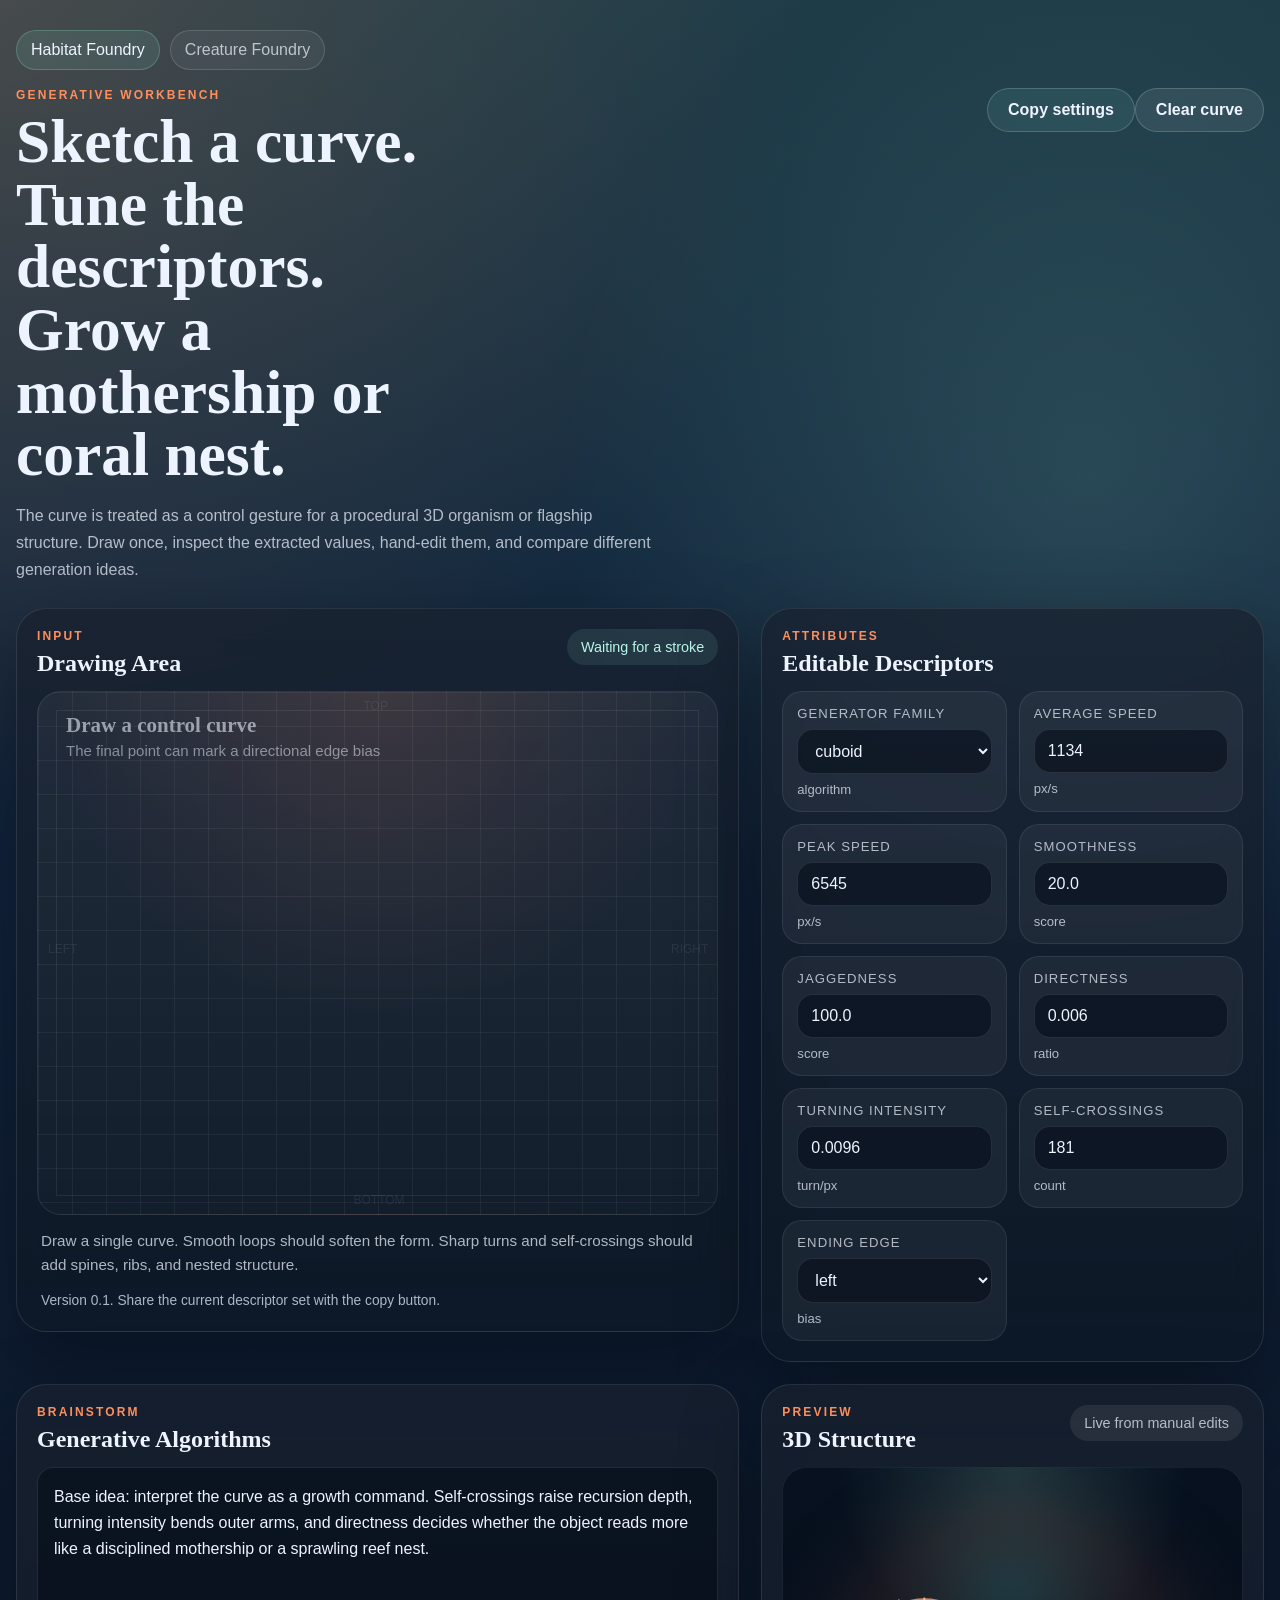
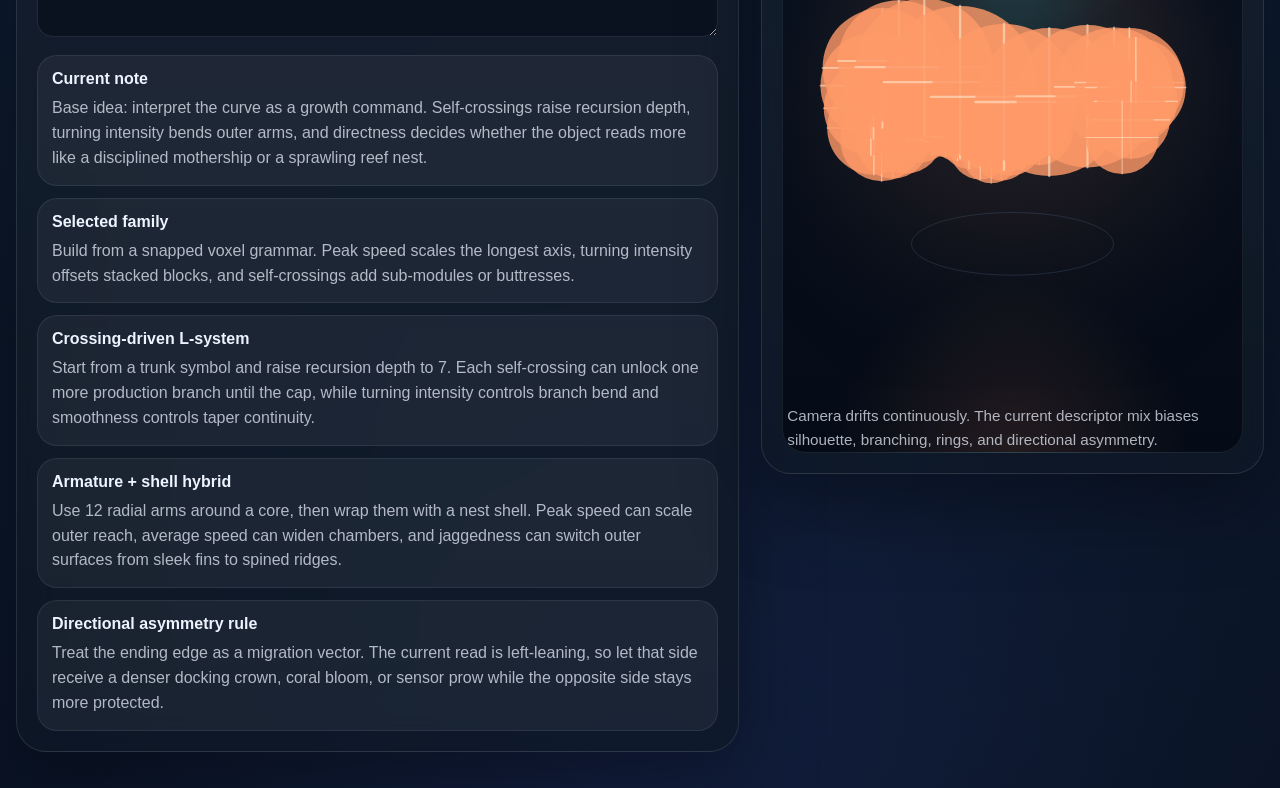
<file: index.html>
<!doctype html>
<html lang="en">
<head>
  <meta charset="utf-8">
  <meta name="viewport" content="width=device-width, initial-scale=1">
  <title>Curve Foundry</title>
  <link rel="stylesheet" href="./style.css?v=0.2.1">
</head>
<body>
  <main class="app-shell">
    <nav class="page-nav" aria-label="Project pages">
      <a class="nav-chip active" href="./index.html">Habitat Foundry</a>
      <a class="nav-chip" href="./creatures.html">Creature Foundry</a>
    </nav>
    <section class="hero">
      <div class="hero-copy">
        <p class="eyebrow">Generative Workbench</p>
        <h1>Sketch a curve. Tune the descriptors. Grow a mothership or coral nest.</h1>
        <p class="lede">
          The curve is treated as a control gesture for a procedural 3D organism or flagship structure.
          Draw once, inspect the extracted values, hand-edit them, and compare different generation ideas.
        </p>
      </div>
      <div class="hero-actions">
        <button id="shareButton" class="ghost-button secondary" type="button">Copy settings</button>
        <button id="clearButton" class="ghost-button" type="button">Clear curve</button>
      </div>
    </section>

    <section class="workspace">
      <section class="card pad-card">
        <div class="card-header">
          <div>
            <p class="section-label">Input</p>
            <h2>Drawing Area</h2>
          </div>
          <p id="padStatus" class="status-pill">Waiting for a stroke</p>
        </div>
        <div class="canvas-frame">
          <canvas id="drawSurface"></canvas>
        </div>
        <p class="helper-text">
          Draw a single curve. Smooth loops should soften the form. Sharp turns and self-crossings should add spines, ribs, and nested structure.
        </p>
        <p id="shareStatus" class="helper-text subtle">Version 0.1. Share the current descriptor set with the copy button.</p>
      </section>

      <section class="card inspector-card">
        <div class="card-header">
          <div>
            <p class="section-label">Attributes</p>
            <h2>Editable Descriptors</h2>
          </div>
        </div>
        <div id="attributeGrid" class="attribute-grid"></div>
      </section>

      <section class="card notes-card">
        <div class="card-header">
          <div>
            <p class="section-label">Brainstorm</p>
            <h2>Generative Algorithms</h2>
          </div>
        </div>
        <textarea id="brainstormInput" class="brainstorm-input" spellcheck="false">Base idea: interpret the curve as a growth command. Self-crossings raise recursion depth, turning intensity bends outer arms, and directness decides whether the object reads more like a disciplined mothership or a sprawling reef nest.</textarea>
        <div id="ideaCards" class="idea-cards"></div>
      </section>

      <section class="card preview-card">
        <div class="card-header">
          <div>
            <p class="section-label">Preview</p>
            <h2>3D Structure</h2>
          </div>
          <p id="previewMode" class="status-pill neutral">Live from curve + edits</p>
        </div>
        <div class="preview-frame">
          <div id="previewSurface" class="preview-surface"></div>
          <div class="preview-caption">
            Camera drifts continuously. The current descriptor mix biases silhouette, branching, rings, and directional asymmetry.
          </div>
        </div>
      </section>
    </section>
  </main>

  <script src="./app.js?v=0.2.1"></script>
</body>
</html>
</file>
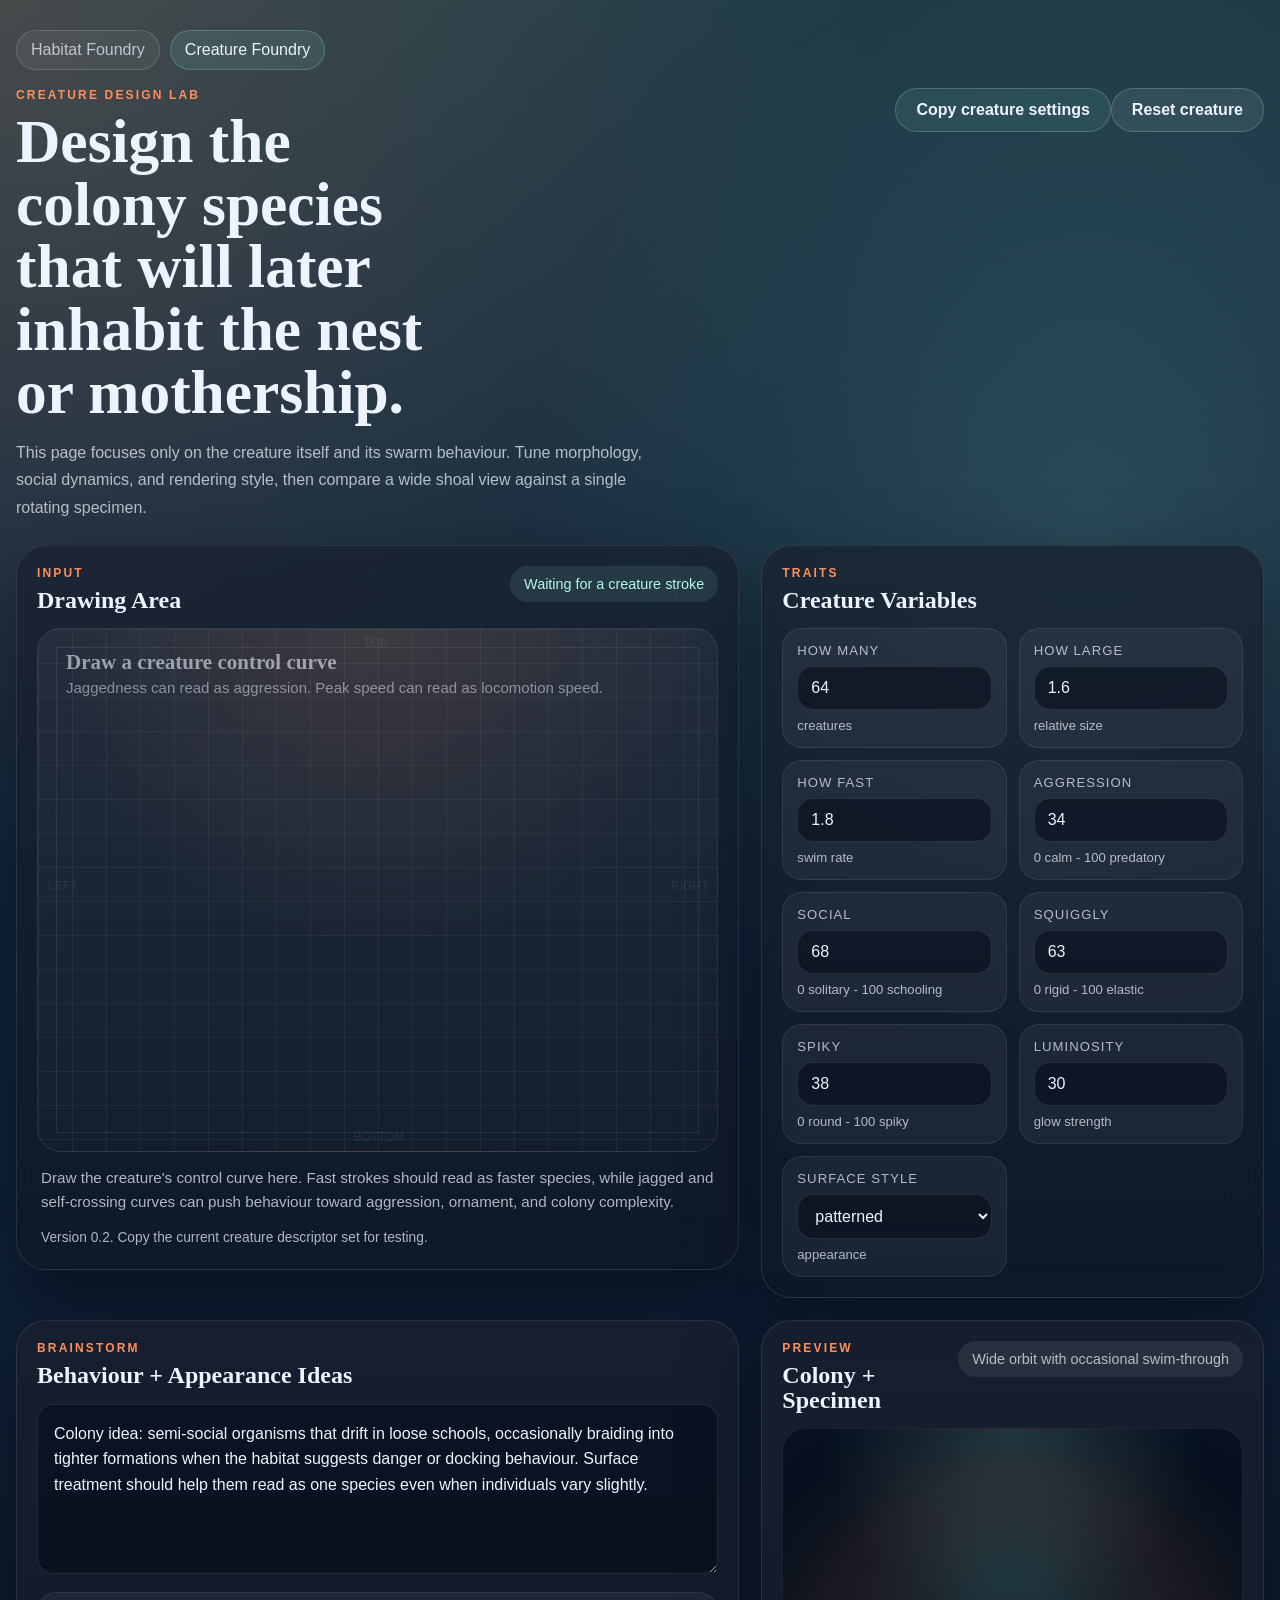
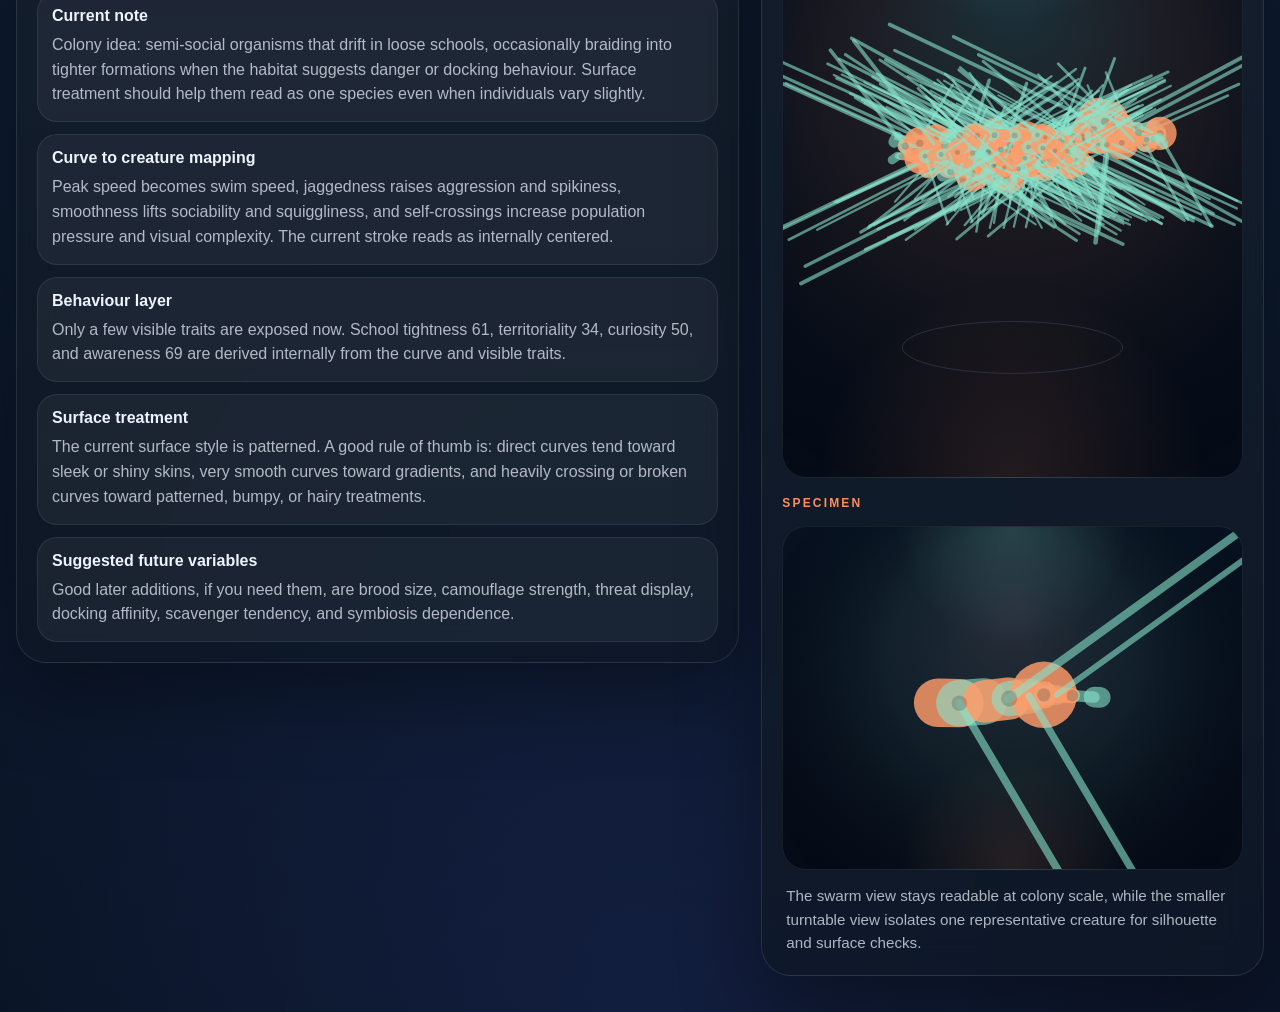
<file: creatures.html>
<!doctype html>
<html lang="en">
<head>
  <meta charset="utf-8">
  <meta name="viewport" content="width=device-width, initial-scale=1">
  <title>Creature Foundry</title>
  <link rel="stylesheet" href="./style.css?v=0.2.1">
</head>
<body>
  <main class="app-shell">
    <nav class="page-nav" aria-label="Project pages">
      <a class="nav-chip" href="./index.html">Habitat Foundry</a>
      <a class="nav-chip active" href="./creatures.html">Creature Foundry</a>
    </nav>

    <section class="hero">
      <div class="hero-copy">
        <p class="eyebrow">Creature Design Lab</p>
        <h1>Design the colony species that will later inhabit the nest or mothership.</h1>
        <p class="lede">
          This page focuses only on the creature itself and its swarm behaviour. Tune morphology, social dynamics,
          and rendering style, then compare a wide shoal view against a single rotating specimen.
        </p>
      </div>
      <div class="hero-actions">
        <button id="creatureShareButton" class="ghost-button secondary" type="button">Copy creature settings</button>
        <button id="creatureResetButton" class="ghost-button" type="button">Reset creature</button>
      </div>
    </section>

    <section class="workspace">
      <section class="card pad-card">
        <div class="card-header">
          <div>
            <p class="section-label">Input</p>
            <h2>Drawing Area</h2>
          </div>
          <p id="creaturePadStatus" class="status-pill">Waiting for a creature stroke</p>
        </div>
        <div class="canvas-frame">
          <canvas id="creatureDrawSurface"></canvas>
        </div>
        <p class="helper-text">
          Draw the creature's control curve here. Fast strokes should read as faster species, while jagged and self-crossing curves can push behaviour toward aggression, ornament, and colony complexity.
        </p>
        <p id="creatureShareStatus" class="helper-text subtle">Version 0.2. Copy the current creature descriptor set for testing.</p>
      </section>

      <section class="card inspector-card">
        <div class="card-header">
          <div>
            <p class="section-label">Traits</p>
            <h2>Creature Variables</h2>
          </div>
        </div>
        <div id="creatureAttributeGrid" class="attribute-grid"></div>
      </section>

      <section class="card notes-card">
        <div class="card-header">
          <div>
            <p class="section-label">Brainstorm</p>
            <h2>Behaviour + Appearance Ideas</h2>
          </div>
        </div>
        <textarea id="creatureBrainstormInput" class="brainstorm-input" spellcheck="false">Colony idea: semi-social organisms that drift in loose schools, occasionally braiding into tighter formations when the habitat suggests danger or docking behaviour. Surface treatment should help them read as one species even when individuals vary slightly.</textarea>
        <div id="creatureIdeaCards" class="idea-cards"></div>
      </section>

      <section class="card preview-card">
        <div class="card-header">
          <div>
            <p class="section-label">Preview</p>
            <h2>Colony + Specimen</h2>
          </div>
          <p id="swarmStatus" class="status-pill neutral">Wide orbit with occasional swim-through</p>
        </div>
        <div class="preview-stack">
          <div class="preview-frame preview-frame-large">
            <div id="swarmPreview" class="preview-surface preview-surface-large"></div>
          </div>
          <div class="preview-subsection">
            <p class="section-label">Specimen</p>
            <div class="preview-frame preview-frame-small">
              <div id="specimenPreview" class="preview-surface preview-surface-small"></div>
            </div>
          </div>
        </div>
        <p class="preview-caption">
          The swarm view stays readable at colony scale, while the smaller turntable view isolates one representative creature for silhouette and surface checks.
        </p>
      </section>
    </section>
  </main>

  <script src="./creatures.js?v=0.2.1"></script>
</body>
</html>
</file>
<file: style.css>
:root {
  --bg-1: #08111f;
  --bg-2: #11223b;
  --bg-3: #1e3c48;
  --ink: #eef4ff;
  --ink-soft: rgba(238, 244, 255, 0.72);
  --accent: #ff8e5d;
  --accent-2: #87d7c7;
  --panel: rgba(8, 17, 31, 0.72);
  --panel-border: rgba(255, 255, 255, 0.1);
  --panel-soft: rgba(255, 255, 255, 0.05);
  --shadow: 0 30px 80px rgba(0, 0, 0, 0.35);
}

* {
  box-sizing: border-box;
}

html,
body {
  margin: 0;
  min-height: 100%;
  background:
    radial-gradient(circle at top left, rgba(255, 142, 93, 0.18), transparent 30%),
    radial-gradient(circle at 85% 20%, rgba(135, 215, 199, 0.16), transparent 24%),
    radial-gradient(circle at bottom center, rgba(80, 111, 255, 0.14), transparent 32%),
    linear-gradient(180deg, var(--bg-3) 0%, var(--bg-2) 36%, var(--bg-1) 100%);
  color: var(--ink);
  font-family: "Avenir Next", "Segoe UI", sans-serif;
}

body {
  min-height: 100vh;
}

.app-shell {
  width: min(1440px, calc(100% - 32px));
  margin: 0 auto;
  padding: 30px 0 36px;
}

.page-nav {
  display: flex;
  gap: 10px;
  margin-bottom: 18px;
  flex-wrap: wrap;
}

.nav-chip {
  display: inline-flex;
  align-items: center;
  border: 1px solid rgba(255, 255, 255, 0.14);
  border-radius: 999px;
  padding: 10px 14px;
  color: var(--ink-soft);
  text-decoration: none;
  background: rgba(255, 255, 255, 0.05);
  transition: background 160ms ease, border-color 160ms ease, color 160ms ease;
}

.nav-chip:hover,
.nav-chip.active {
  color: var(--ink);
  background: rgba(135, 215, 199, 0.12);
  border-color: rgba(135, 215, 199, 0.28);
}

.hero {
  display: flex;
  justify-content: space-between;
  gap: 28px;
  align-items: flex-start;
  margin-bottom: 24px;
}

.hero-copy {
  max-width: 860px;
}

.eyebrow,
.section-label {
  margin: 0 0 8px;
  color: var(--accent);
  font-size: 12px;
  font-weight: 700;
  letter-spacing: 0.18em;
  text-transform: uppercase;
}

.hero h1,
.card-header h2 {
  margin: 0;
  font-family: Georgia, "Times New Roman", serif;
  font-weight: 600;
  line-height: 1.02;
}

.hero h1 {
  max-width: 14ch;
  font-size: clamp(2.7rem, 4.8vw, 5.4rem);
}

.lede {
  margin: 16px 0 0;
  max-width: 72ch;
  color: var(--ink-soft);
  line-height: 1.7;
}

.hero-actions {
  display: flex;
  align-items: flex-start;
}

.ghost-button {
  border: 1px solid rgba(255, 255, 255, 0.18);
  border-radius: 999px;
  background: rgba(255, 255, 255, 0.08);
  color: var(--ink);
  padding: 12px 20px;
  font: inherit;
  font-weight: 700;
  cursor: pointer;
  transition: transform 160ms ease, background 160ms ease, border-color 160ms ease;
}

.ghost-button:hover {
  transform: translateY(-1px);
  background: rgba(255, 255, 255, 0.12);
  border-color: rgba(255, 255, 255, 0.28);
}

.ghost-button.secondary {
  background: rgba(135, 215, 199, 0.1);
}

.workspace {
  display: grid;
  grid-template-columns: minmax(0, 1.18fr) minmax(0, 0.82fr);
  gap: 22px;
  align-items: start;
}

.card {
  border: 1px solid var(--panel-border);
  border-radius: 30px;
  background:
    linear-gradient(180deg, rgba(255, 255, 255, 0.05), rgba(255, 255, 255, 0.02)),
    var(--panel);
  backdrop-filter: blur(18px);
  box-shadow: var(--shadow);
}

.pad-card,
.preview-card,
.inspector-card,
.notes-card {
  padding: 20px;
}

.card-header {
  display: flex;
  justify-content: space-between;
  gap: 16px;
  align-items: flex-start;
  margin-bottom: 16px;
}

.status-pill {
  margin: 0;
  padding: 10px 14px;
  border-radius: 999px;
  background: rgba(135, 215, 199, 0.12);
  color: #b7f7e9;
  font-size: 0.9rem;
  white-space: nowrap;
}

.status-pill.neutral {
  background: rgba(255, 255, 255, 0.08);
  color: var(--ink-soft);
}

.canvas-frame,
.preview-frame {
  position: relative;
  border-radius: 24px;
  overflow: hidden;
  border: 1px solid rgba(255, 255, 255, 0.08);
}

.canvas-frame {
  background:
    linear-gradient(180deg, rgba(255, 255, 255, 0.05), rgba(255, 255, 255, 0.02)),
    linear-gradient(90deg, rgba(255, 255, 255, 0.05) 1px, transparent 1px),
    linear-gradient(rgba(255, 255, 255, 0.05) 1px, transparent 1px),
    radial-gradient(circle at top, rgba(255, 142, 93, 0.12), transparent 52%);
  background-size: auto, 34px 34px, 34px 34px, auto;
}

#drawSurface {
  display: block;
  width: 100%;
  height: min(58vh, 700px);
  touch-action: none;
  cursor: crosshair;
}

.helper-text,
.preview-caption {
  margin: 14px 4px 0;
  color: var(--ink-soft);
  font-size: 0.95rem;
  line-height: 1.55;
}

.helper-text.subtle {
  font-size: 0.86rem;
}

.attribute-grid {
  display: grid;
  grid-template-columns: repeat(2, minmax(0, 1fr));
  gap: 12px;
}

.attribute-card {
  padding: 14px;
  border: 1px solid rgba(255, 255, 255, 0.08);
  border-radius: 20px;
  background: var(--panel-soft);
}

.attribute-card label {
  display: block;
  margin-bottom: 8px;
  color: var(--ink-soft);
  font-size: 0.82rem;
  text-transform: uppercase;
  letter-spacing: 0.08em;
}

.attribute-card input,
.attribute-card select,
.brainstorm-input {
  width: 100%;
  border: 1px solid rgba(255, 255, 255, 0.1);
  border-radius: 16px;
  background: rgba(5, 12, 24, 0.56);
  color: var(--ink);
  font: inherit;
}

.attribute-card input,
.attribute-card select {
  padding: 12px 13px;
}

.attribute-meta {
  margin-top: 8px;
  color: var(--ink-soft);
  font-size: 0.82rem;
}

.brainstorm-input {
  min-height: 170px;
  padding: 16px;
  resize: vertical;
  line-height: 1.6;
}

.idea-cards {
  display: grid;
  gap: 12px;
  margin-top: 14px;
}

.idea-card {
  padding: 14px;
  border-radius: 20px;
  border: 1px solid rgba(255, 255, 255, 0.08);
  background: var(--panel-soft);
}

.idea-card h3 {
  margin: 0 0 8px;
  font-size: 1rem;
}

.idea-card p {
  margin: 0;
  color: var(--ink-soft);
  line-height: 1.55;
}

.preview-frame {
  background:
    radial-gradient(circle at top, rgba(135, 215, 199, 0.18), transparent 28%),
    radial-gradient(circle at bottom, rgba(255, 142, 93, 0.12), transparent 28%),
    linear-gradient(180deg, #07111f 0%, #050b16 100%);
}

.preview-surface {
  height: min(58vh, 700px);
}

.preview-surface canvas {
  display: block;
  width: 100%;
  height: 100%;
}

#creatureDrawSurface {
  display: block;
  width: 100%;
  height: min(58vh, 700px);
  touch-action: none;
  cursor: crosshair;
}

.preview-stack {
  display: grid;
  gap: 18px;
}

.preview-subsection {
  display: grid;
  gap: 8px;
}

.creature-workspace {
  display: grid;
  grid-template-columns: minmax(0, 1.28fr) minmax(360px, 0.72fr);
  gap: 22px;
  align-items: start;
}

.creature-main-card {
  grid-column: 1;
  grid-row: 1 / span 2;
  padding: 20px;
}

.creature-inspector-card,
.creature-notes-card,
.creature-detail-card {
  padding: 20px;
}

.creature-inspector-card {
  grid-column: 2;
  grid-row: 1;
}

.creature-notes-card {
  grid-column: 2;
  grid-row: 2;
}

.creature-detail-card {
  grid-column: 1;
  grid-row: 3;
}

.preview-frame-large {
  min-height: min(72vh, 780px);
}

.preview-frame-small {
  min-height: min(38vh, 360px);
}

.preview-surface-large {
  height: min(72vh, 780px);
}

.preview-surface-small {
  height: min(38vh, 360px);
}

.creature-attribute-grid {
  grid-template-columns: repeat(2, minmax(0, 1fr));
}

@media (max-width: 1120px) {
  .workspace {
    grid-template-columns: 1fr;
  }

  .attribute-grid {
    grid-template-columns: repeat(3, minmax(0, 1fr));
  }

  .creature-workspace {
    grid-template-columns: 1fr;
  }

  .creature-main-card,
  .creature-inspector-card,
  .creature-notes-card,
  .creature-detail-card {
    grid-column: auto;
    grid-row: auto;
  }
}

@media (max-width: 760px) {
  .app-shell {
    width: min(100% - 20px, 1440px);
    padding-top: 20px;
  }

  .hero {
    flex-direction: column;
  }

  .hero h1 {
    max-width: 12ch;
  }

  .card-header {
    flex-direction: column;
  }

  .status-pill {
    white-space: normal;
  }

  .attribute-grid {
    grid-template-columns: 1fr;
  }

  #drawSurface,
  .preview-surface {
    height: min(48vh, 460px);
  }

  .preview-surface-large {
    height: min(54vh, 520px);
  }

  .preview-surface-small {
    height: min(34vh, 300px);
  }
}
</file>
